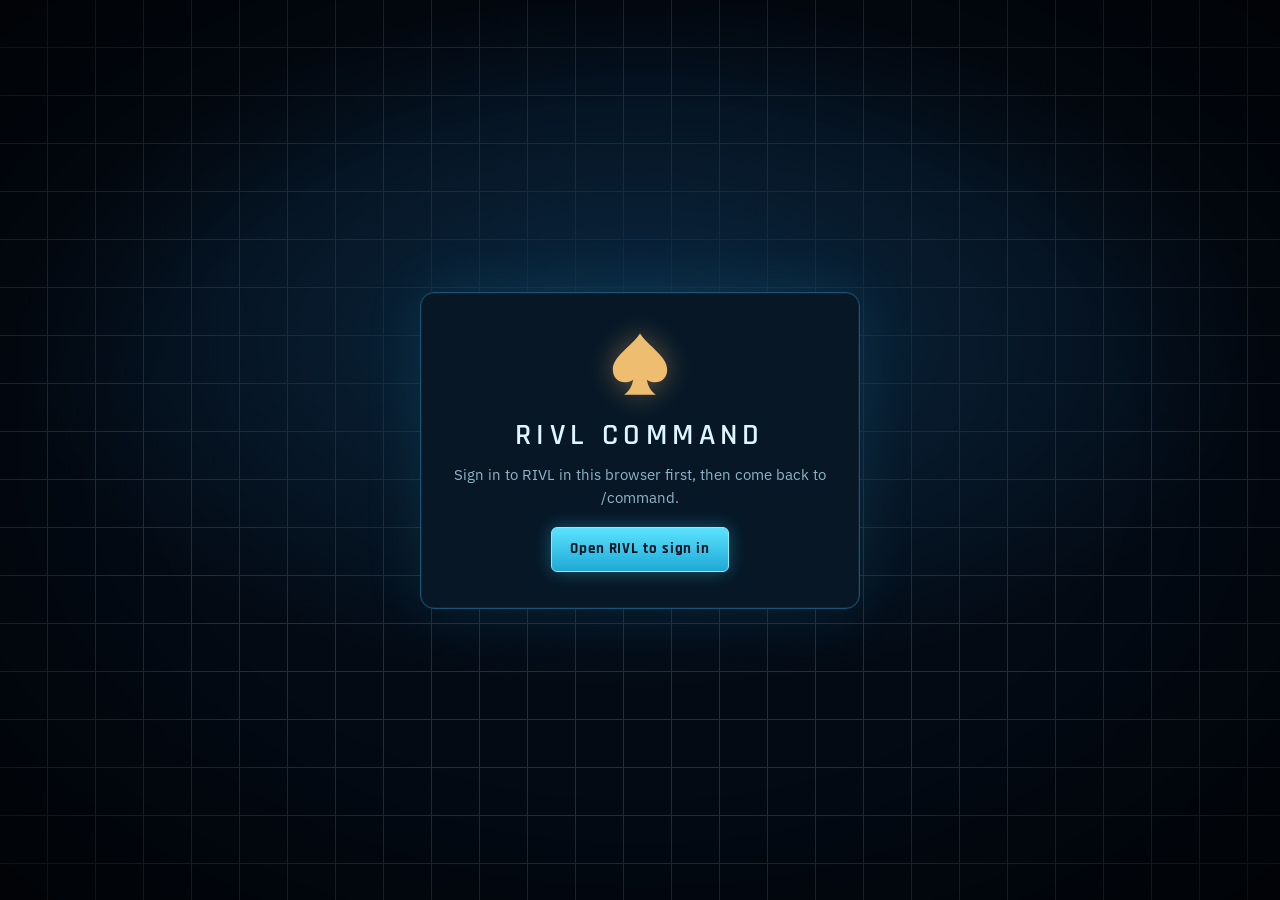
<file: command.html>
<!doctype html>
<html lang="en">
<head>
  <meta charset="utf-8">
  <meta name="viewport" content="width=device-width,initial-scale=1,viewport-fit=cover">
  <meta name="robots" content="noindex,nofollow">
  <meta name="theme-color" content="#030A14">
  <title>RIVL COMMAND</title>
  <link rel="icon" href="favicon.svg" type="image/svg+xml">
  <link rel="preconnect" href="https://fonts.googleapis.com">
  <link rel="preconnect" href="https://fonts.gstatic.com" crossorigin>
  <link rel="stylesheet" href="https://fonts.googleapis.com/css2?family=IBM+Plex+Mono:wght@400;500&family=IBM+Plex+Sans:wght@400;500;600&family=Rajdhani:wght@500;600;700&display=swap">
  <link rel="stylesheet" href="command.css">
</head>
<body>
  <!-- Shown until the server says this browser's RIVL account is on the COMMAND list. -->
  <section id="gate" class="gate" aria-live="polite">
    <div class="gate-card">
      <svg class="gate-spade" viewBox="-70 -70 140 150" aria-hidden="true"><path d="M0,-60C20,-30 60,-10 60,20C60,45 35,55 15,42C18,58 25,68 35,75L-35,75C-25,68 -18,58 -15,42C-35,55 -60,45 -60,20C-60,-10 -20,-30 0,-60Z"/></svg>
      <h1>RIVL COMMAND</h1>
      <p id="gateText">Checking your access…</p>
      <div id="gateId" class="gate-id" hidden>
        <code id="gateIdValue"></code>
        <button type="button" id="gateCopy" class="ghost">Copy id</button>
      </div>
      <a id="gateLink" class="primary" href="/" hidden>Open RIVL to sign in</a>
    </div>
  </section>

  <div id="app" class="app" hidden>
    <nav class="rail" aria-label="COMMAND sections">
      <a class="rail-mark" href="/" title="Back to RIVL" aria-label="Back to RIVL">
        <svg viewBox="-70 -70 140 150" aria-hidden="true"><path d="M0,-60C20,-30 60,-10 60,20C60,45 35,55 15,42C18,58 25,68 35,75L-35,75C-25,68 -18,58 -15,42C-35,55 -60,45 -60,20C-60,-10 -20,-30 0,-60Z"/></svg>
      </a>
      <button type="button" class="rail-btn active" data-view="command"><span class="ico" aria-hidden="true">◎</span><span>Command</span></button>
      <button type="button" class="rail-btn" data-view="notes"><span class="ico" aria-hidden="true">▤</span><span>Notes</span><b class="badge" id="notesBadge" hidden></b></button>
      <button type="button" class="rail-btn" data-view="feed"><span class="ico" aria-hidden="true">≋</span><span>Activity</span><b class="badge" id="feedBadge" hidden></b></button>
      <button type="button" class="rail-btn" data-view="map"><span class="ico" aria-hidden="true">⌖</span><span>Feature map</span></button>
      <div class="rail-team" id="team"></div>
    </nav>

    <div class="stage">
      <header class="topbar">
        <h1 class="wordmark">RIVL <span>COMMAND</span></h1>
        <div class="clock"><time id="clock"></time><small id="date"></small></div>
        <div class="status-pill" id="sitePill"><i></i><span>Connecting</span></div>
      </header>

      <!-- Command: live systems, RIVER, the feed -->
      <main class="view active" id="view-command">
        <section class="panel systems" aria-labelledby="sysTitle">
          <h2 id="sysTitle">Live systems</h2>
          <div class="online">
            <strong id="onlineNow">–</strong>
            <span>on RIVL right now</span>
            <small id="onlineSplit"></small>
          </div>
          <ul class="activity-bars" id="activityBars"></ul>
          <h3>Tables running</h3>
          <dl class="tables" id="tablesNow"></dl>
          <h3>Today’s free-plan budget</h3>
          <div class="gauges" id="gauges"></div>
          <h3>Active players, last 7 days</h3>
          <svg class="spark" id="spark" viewBox="0 0 280 64" preserveAspectRatio="none" role="img" aria-label="Active players over the last 7 days"></svg>
          <dl class="totals" id="totals"></dl>
        </section>

        <section class="panel console" aria-label="RIVER">
          <div class="core-wrap">
            <svg class="core" id="core" viewBox="0 0 400 400" aria-hidden="true">
              <defs>
                <radialGradient id="coreGlow" cx="50%" cy="50%" r="50%">
                  <stop offset="0" stop-color="#3CD7FF" stop-opacity=".28"/>
                  <stop offset=".55" stop-color="#3CD7FF" stop-opacity=".06"/>
                  <stop offset="1" stop-color="#3CD7FF" stop-opacity="0"/>
                </radialGradient>
                <linearGradient id="spadeGold" x1="0" y1="0" x2="0" y2="1">
                  <stop offset="0" stop-color="#FFE2A8"/>
                  <stop offset=".55" stop-color="#EFBD70"/>
                  <stop offset="1" stop-color="#A9732F"/>
                </linearGradient>
              </defs>
              <circle cx="200" cy="200" r="196" fill="url(#coreGlow)"/>
              <g class="ring r-outer"><circle cx="200" cy="200" r="182" class="line dash-long"/></g>
              <g class="ring r-ticks" id="ticks"></g>
              <g class="ring r-arcs">
                <path class="arc" d="M200 58 A142 142 0 0 1 333 152"/>
                <path class="arc" d="M342 222 A142 142 0 0 1 252 332"/>
                <path class="arc" d="M150 334 A142 142 0 0 1 60 230"/>
                <path class="arc" d="M62 160 A142 142 0 0 1 128 76"/>
              </g>
              <g class="ring r-inner"><circle cx="200" cy="200" r="112" class="line dash-short"/></g>
              <circle cx="200" cy="200" r="92" class="line faint"/>
              <g class="spade" transform="translate(200 196) scale(.92)">
                <path d="M0,-60C20,-30 60,-10 60,20C60,45 35,55 15,42C18,58 25,68 35,75L-35,75C-25,68 -18,58 -15,42C-35,55 -60,45 -60,20C-60,-10 -20,-30 0,-60Z"/>
              </g>
            </svg>
            <p class="core-name">RIVER</p>
            <p class="core-state" id="coreState">Standing by</p>
          </div>

          <ol class="transcript" id="transcript" aria-live="polite"></ol>

          <div class="quick" id="quick"></div>

          <form class="ask" id="askForm">
            <label class="sr" for="askInput">Ask RIVER</label>
            <textarea id="askInput" rows="1" maxlength="4000" placeholder="Ask RIVER, or tell it what to remember"></textarea>
            <button type="button" class="mic" id="micBtn" aria-pressed="false" title="Talk to RIVER" hidden>
              <svg viewBox="0 0 24 24" aria-hidden="true"><rect x="9" y="3" width="6" height="12" rx="3"/><path d="M5 11a7 7 0 0 0 14 0M12 18v3"/></svg>
              <span class="sr">Talk to RIVER</span>
            </button>
            <button type="submit" class="send" id="sendBtn">Send</button>
          </form>
          <div class="console-foot">
            <label class="toggle"><input type="checkbox" id="voiceOut"> Read replies aloud</label>
            <button type="button" class="link" id="clearChat">Clear conversation</button>
          </div>
        </section>

        <section class="panel feed-panel" aria-labelledby="feedTitle">
          <div class="panel-head">
            <h2 id="feedTitle">Activity</h2>
            <button type="button" class="link" data-go="feed">All activity</button>
          </div>
          <ol class="feed" id="feedShort"></ol>
          <h3>Open tasks</h3>
          <ol class="mini-tasks" id="openTasks"></ol>
        </section>
      </main>

      <!-- Notes and tasks -->
      <main class="view" id="view-notes">
        <section class="panel composer" aria-labelledby="composeTitle">
          <h2 id="composeTitle">New note</h2>
          <form id="noteForm">
            <div class="seg" role="radiogroup" aria-label="Type">
              <label><input type="radio" name="kind" value="note" checked> Note</label>
              <label><input type="radio" name="kind" value="task"> Task</label>
            </div>
            <label for="noteTitle">Title</label>
            <input id="noteTitle" maxlength="120" autocomplete="off" required>
            <label for="noteBody">Details</label>
            <textarea id="noteBody" rows="6" maxlength="4000"></textarea>
            <label for="noteTag">Area</label>
            <select id="noteTag"></select>
            <label class="toggle"><input type="checkbox" id="notePin"> Pin to the top</label>
            <div class="form-actions">
              <button type="submit" class="primary" id="noteSave">Save note</button>
              <button type="button" class="ghost" id="noteCancel" hidden>Cancel edit</button>
            </div>
            <p class="form-error" id="noteError" role="alert"></p>
          </form>
        </section>
        <section class="panel notes-list" aria-labelledby="notesTitle">
          <div class="panel-head">
            <h2 id="notesTitle">Notes and tasks</h2>
            <div class="filters" id="noteFilters" role="tablist" aria-label="Show"></div>
          </div>
          <ol class="notes" id="notes"></ol>
        </section>
      </main>

      <!-- Activity -->
      <main class="view" id="view-feed">
        <section class="panel wide" aria-labelledby="feedFullTitle">
          <div class="panel-head">
            <h2 id="feedFullTitle">Activity</h2>
            <div class="filters" id="feedFilters" role="tablist" aria-label="Show"></div>
          </div>
          <ol class="feed full" id="feedFull"></ol>
        </section>
      </main>

      <!-- Feature map -->
      <main class="view" id="view-map">
        <section class="panel wide map-card" aria-labelledby="mapTitle">
          <h2 id="mapTitle">Feature map</h2>
          <p>Sean’s 3D map of everything built in RIVL: every feature, the pull requests behind it, and the ideas still waiting. It lives on claude.ai, so it opens in a new tab.</p>
          <div class="form-actions">
            <a class="primary" href="https://claude.ai/artifact/UfEHkEs7DYPHyUkt6RGrcZ" target="_blank" rel="noopener">Open the feature map</a>
            <a class="ghost" href="https://github.com/RIVL-Poker/RIVL/pull/159" target="_blank" rel="noopener">Its pull request</a>
          </div>
        </section>
      </main>
    </div>
  </div>
  <script src="command.js"></script>
</body>
</html>
</file>
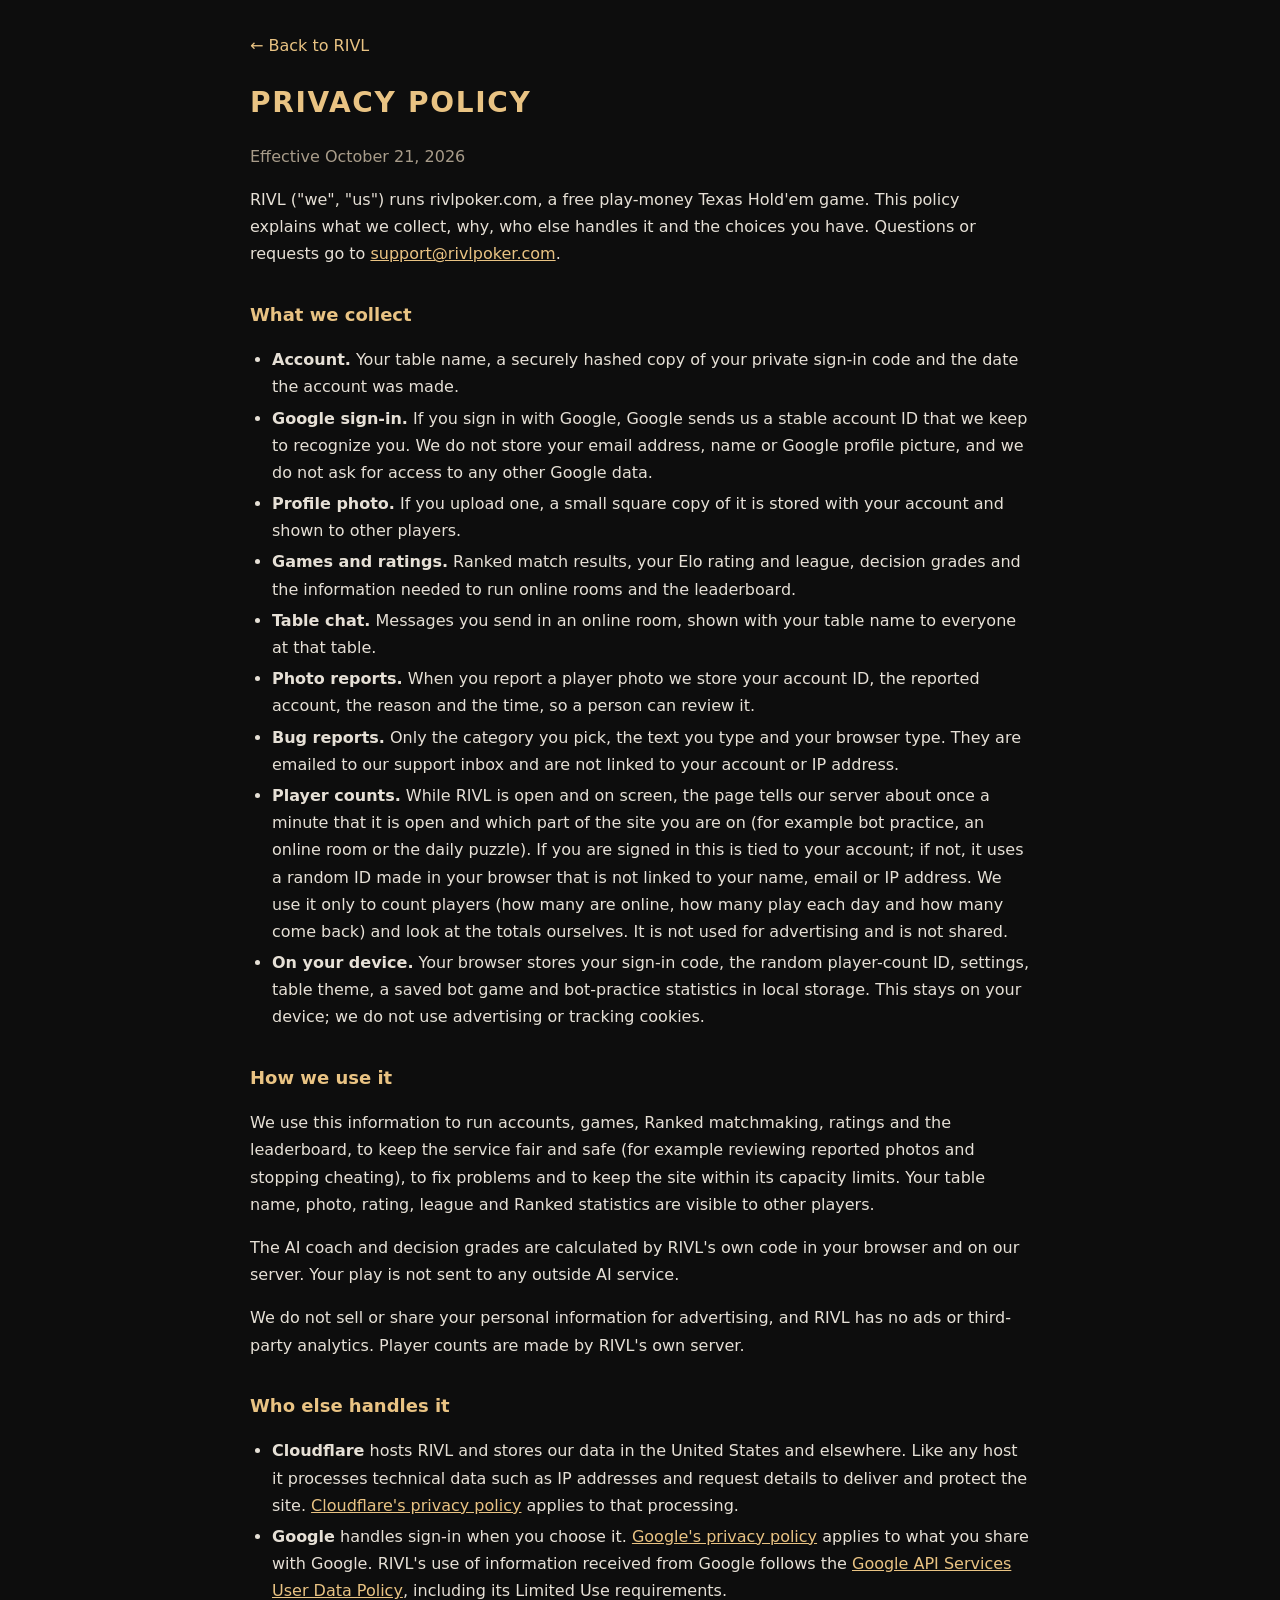
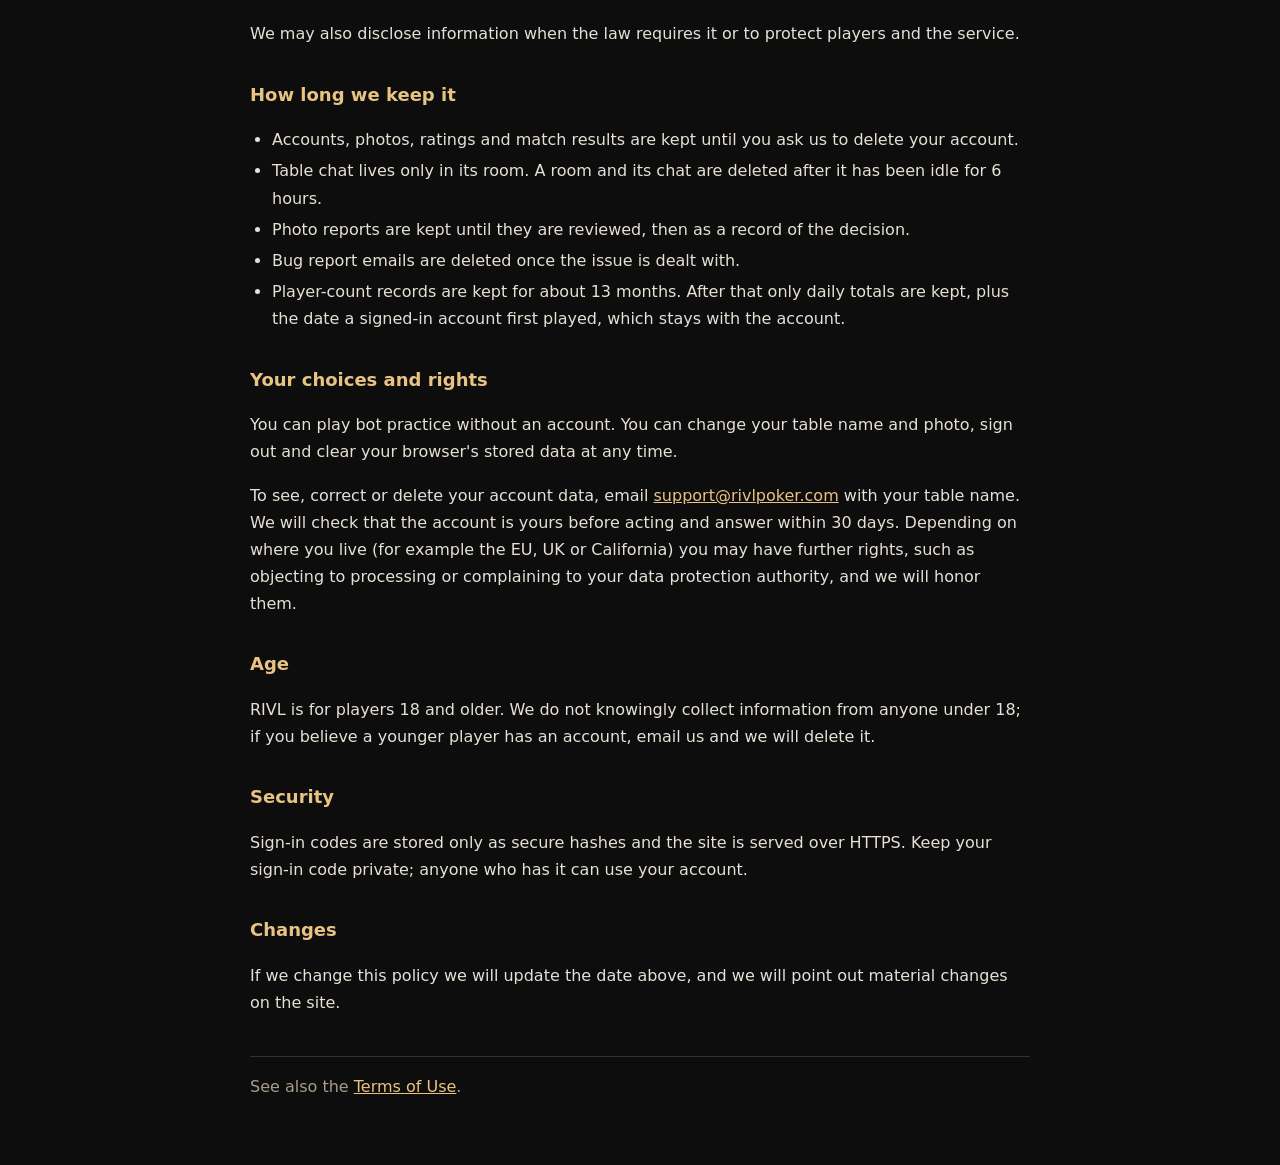
<file: privacy.html>
<!doctype html>
<html lang="en">

<head>
    <meta charset="utf-8">
    <meta name="viewport" content="width=device-width,initial-scale=1">
    <title>Privacy Policy | RIVL</title>
    <meta name="description" content="How RIVL handles player information.">
    <link rel="icon" href="favicon.svg" type="image/svg+xml">
    <link rel="stylesheet" href="legal.css">
</head>

<body>
    <main>
        <a class="back" href="/">← Back to RIVL</a>
        <h1>PRIVACY POLICY</h1>
        <p class="muted">Effective October 21, 2026</p>

        <p>RIVL ("we", "us") runs rivlpoker.com, a free play-money Texas Hold'em game. This policy explains what we collect, why, who else handles it and the choices you have. Questions or requests go to <a href="mailto:support@rivlpoker.com">support@rivlpoker.com</a>.</p>

        <h2>What we collect</h2>
        <ul>
            <li><strong>Account.</strong> Your table name, a securely hashed copy of your private sign-in code and the date the account was made.</li>
            <li><strong>Google sign-in.</strong> If you sign in with Google, Google sends us a stable account ID that we keep to recognize you. We do not store your email address, name or Google profile picture, and we do not ask for access to any other Google data.</li>
            <li><strong>Profile photo.</strong> If you upload one, a small square copy of it is stored with your account and shown to other players.</li>
            <li><strong>Games and ratings.</strong> Ranked match results, your Elo rating and league, decision grades and the information needed to run online rooms and the leaderboard.</li>
            <li><strong>Table chat.</strong> Messages you send in an online room, shown with your table name to everyone at that table.</li>
            <li><strong>Photo reports.</strong> When you report a player photo we store your account ID, the reported account, the reason and the time, so a person can review it.</li>
            <li><strong>Bug reports.</strong> Only the category you pick, the text you type and your browser type. They are emailed to our support inbox and are not linked to your account or IP address.</li>
            <li><strong>Player counts.</strong> While RIVL is open and on screen, the page tells our server about once a minute that it is open and which part of the site you are on (for example bot practice, an online room or the daily puzzle). If you are signed in this is tied to your account; if not, it uses a random ID made in your browser that is not linked to your name, email or IP address. We use it only to count players (how many are online, how many play each day and how many come back) and look at the totals ourselves. It is not used for advertising and is not shared.</li>
            <li><strong>On your device.</strong> Your browser stores your sign-in code, the random player-count ID, settings, table theme, a saved bot game and bot-practice statistics in local storage. This stays on your device; we do not use advertising or tracking cookies.</li>
        </ul>

        <h2>How we use it</h2>
        <p>We use this information to run accounts, games, Ranked matchmaking, ratings and the leaderboard, to keep the service fair and safe (for example reviewing reported photos and stopping cheating), to fix problems and to keep the site within its capacity limits. Your table name, photo, rating, league and Ranked statistics are visible to other players.</p>
        <p>The AI coach and decision grades are calculated by RIVL's own code in your browser and on our server. Your play is not sent to any outside AI service.</p>
        <p>We do not sell or share your personal information for advertising, and RIVL has no ads or third-party analytics. Player counts are made by RIVL's own server.</p>

        <h2>Who else handles it</h2>
        <ul>
            <li><strong>Cloudflare</strong> hosts RIVL and stores our data in the United States and elsewhere. Like any host it processes technical data such as IP addresses and request details to deliver and protect the site. <a href="https://www.cloudflare.com/privacypolicy/">Cloudflare's privacy policy</a> applies to that processing.</li>
            <li><strong>Google</strong> handles sign-in when you choose it. <a href="https://policies.google.com/privacy">Google's privacy policy</a> applies to what you share with Google. RIVL's use of information received from Google follows the <a href="https://developers.google.com/terms/api-services-user-data-policy">Google API Services User Data Policy</a>, including its Limited Use requirements.</li>
        </ul>
        <p>We may also disclose information when the law requires it or to protect players and the service.</p>

        <h2>How long we keep it</h2>
        <ul>
            <li>Accounts, photos, ratings and match results are kept until you ask us to delete your account.</li>
            <li>Table chat lives only in its room. A room and its chat are deleted after it has been idle for 6 hours.</li>
            <li>Photo reports are kept until they are reviewed, then as a record of the decision.</li>
            <li>Bug report emails are deleted once the issue is dealt with.</li>
            <li>Player-count records are kept for about 13 months. After that only daily totals are kept, plus the date a signed-in account first played, which stays with the account.</li>
        </ul>

        <h2>Your choices and rights</h2>
        <p>You can play bot practice without an account. You can change your table name and photo, sign out and clear your browser's stored data at any time.</p>
        <p>To see, correct or delete your account data, email <a href="mailto:support@rivlpoker.com">support@rivlpoker.com</a> with your table name. We will check that the account is yours before acting and answer within 30 days. Depending on where you live (for example the EU, UK or California) you may have further rights, such as objecting to processing or complaining to your data protection authority, and we will honor them.</p>

        <h2>Age</h2>
        <p>RIVL is for players 18 and older. We do not knowingly collect information from anyone under 18; if you believe a younger player has an account, email us and we will delete it.</p>

        <h2>Security</h2>
        <p>Sign-in codes are stored only as secure hashes and the site is served over HTTPS. Keep your sign-in code private; anyone who has it can use your account.</p>

        <h2>Changes</h2>
        <p>If we change this policy we will update the date above, and we will point out material changes on the site.</p>

        <footer class="muted">See also the <a href="terms.html">Terms of Use</a>.</footer>
    </main>
</body>

</html>
</file>
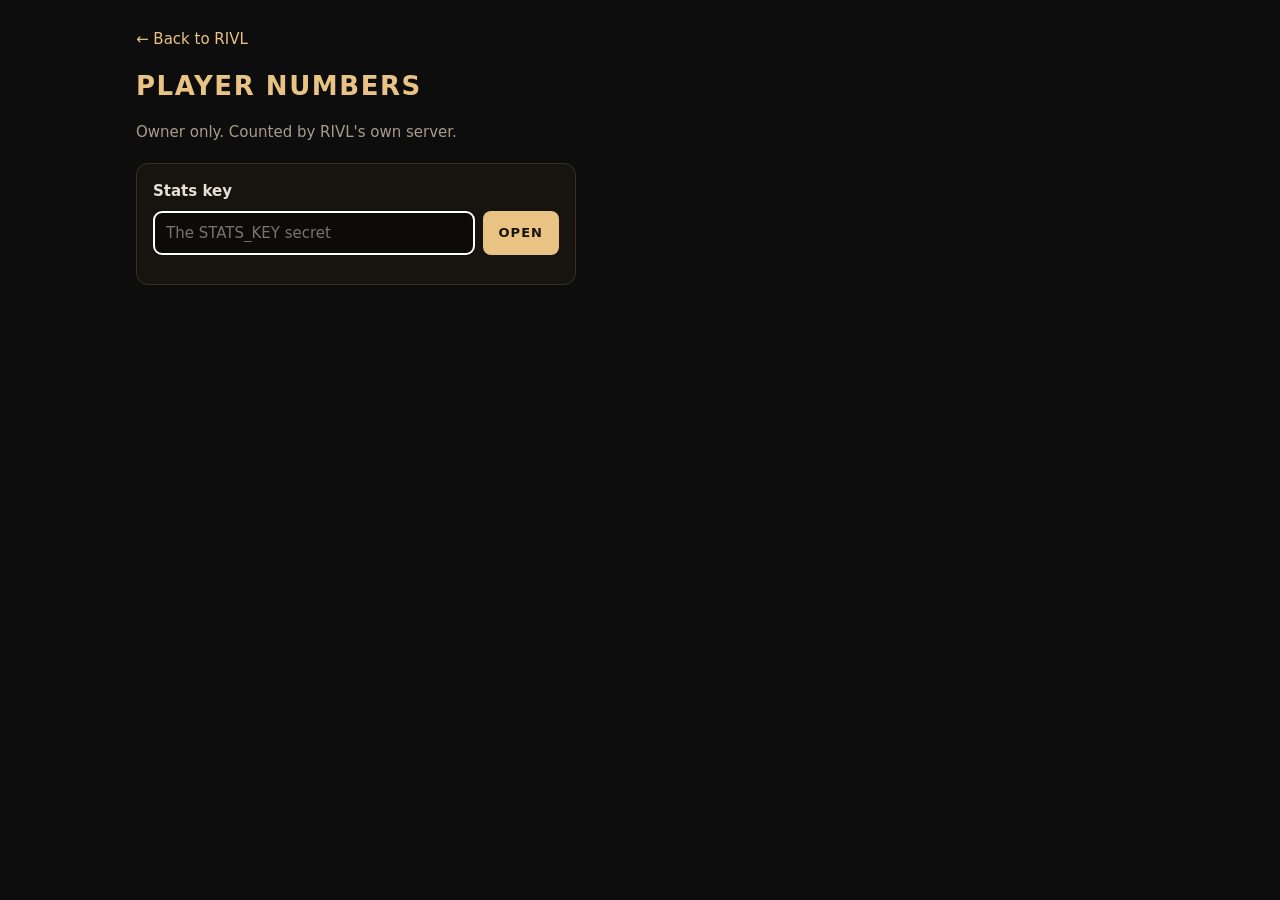
<file: stats.html>
<!doctype html>
<html lang="en">

<head>
    <meta charset="utf-8">
    <meta name="viewport" content="width=device-width,initial-scale=1">
    <meta name="robots" content="noindex,nofollow">
    <title>Player Numbers | RIVL</title>
    <link rel="icon" href="favicon.svg" type="image/svg+xml">
    <link rel="stylesheet" href="stats.css">
</head>

<body>
    <main>
        <a class="back" href="/">← Back to RIVL</a>
        <h1>PLAYER NUMBERS</h1>
        <p class="muted" id="statsUpdated">Owner only. Counted by RIVL's own server.</p>

        <form id="statsLogin" class="card login" hidden>
            <label for="statsKey">Stats key</label>
            <div class="row">
                <input id="statsKey" type="password" autocomplete="current-password" spellcheck="false" placeholder="The STATS_KEY secret">
                <button type="submit">OPEN</button>
            </div>
            <p class="muted small" id="statsError" role="alert"></p>
        </form>

        <div id="statsBody" hidden>
            <h2>Right now</h2>
            <div class="tiles">
                <div class="tile big"><b id="liveOnline">–</b><span>players online</span><small id="liveSplit"></small></div>
                <div class="tile big"><b id="liveSeated">–</b><span>seated at online tables</span><small id="liveTables"></small></div>
            </div>
            <div class="card">
                <h3>What they're doing</h3>
                <div id="liveActivity" class="bars"></div>
                <p class="muted small" id="liveWaiting"></p>
            </div>

            <h2>Active players</h2>
            <div class="tiles" id="totals"></div>

            <h2>Daily active players</h2>
            <div class="card">
                <div id="dauChart" class="chart" role="img"></div>
                <p class="muted small"><span class="key key-online"></span>played an online hand <span class="key key-other"></span>other visits (bot practice, puzzle, browsing)</p>
            </div>

            <h2>Coming back</h2>
            <div class="card">
                <table class="ret">
                    <thead><tr><th></th><th>Day 1</th><th>Day 7</th><th>Day 30</th></tr></thead>
                    <tbody id="retention"></tbody>
                </table>
                <p class="muted small">Of the players who first came in the last 30 days, the share who came back exactly that many days later.</p>
            </div>

            <h2>Last 30 days</h2>
            <div class="card scroll">
                <table class="days">
                    <thead><tr><th>Day</th><th>Active</th><th>Signed in</th><th>Played online</th><th>Bot practice</th><th>Puzzle</th><th>New players</th><th>New accounts</th><th>Hands</th><th>Casual</th><th>Ranked</th><th>Freeroll</th><th>Ranked matches</th><th>Freeroll entrants</th><th>Peak online</th></tr></thead>
                    <tbody id="days"></tbody>
                </table>
            </div>
            <button type="button" id="statsCsv" class="ghost">DOWNLOAD CSV</button>

            <h2>By month</h2>
            <div class="card scroll">
                <table class="days">
                    <thead><tr><th>Month</th><th>Active</th><th>Signed in</th><th>Played online</th><th>New players</th></tr></thead>
                    <tbody id="months"></tbody>
                </table>
            </div>

            <h2>How this is counted</h2>
            <ul class="notes">
                <li><b>Online</b> means the page is open and on screen. It sends a heartbeat every minute; a closed or hidden page drops off at once, one that loses signal after 5 minutes.</li>
                <li>A <b>player</b> is one account, on any number of devices, or one guest browser. Refreshing or opening a second tab is still one player. Crawlers and automated browsers are not counted.</li>
                <li><b>Played online</b> and <b>seated at online tables</b> come from the game server dealing a hand to that seat, so they can't be inflated by the page. Played online counts signed-in players (guests at casual tables are in the seated and hands numbers). Bots are counted apart and never as players.</li>
                <li>Guests are counted from <span id="guestsSince">the day this went live</span>. Before that, the history holds signed-in players only, from their accounts, Ranked games, freerolls and puzzle answers.</li>
                <li>Days are UTC. Per-player daily records are kept about 13 months; daily totals are kept after that.</li>
            </ul>
            <p><button type="button" id="statsForget" class="ghost">FORGET KEY ON THIS DEVICE</button></p>
        </div>
    </main>
    <script src="stats.js"></script>
</body>

</html>
</file>
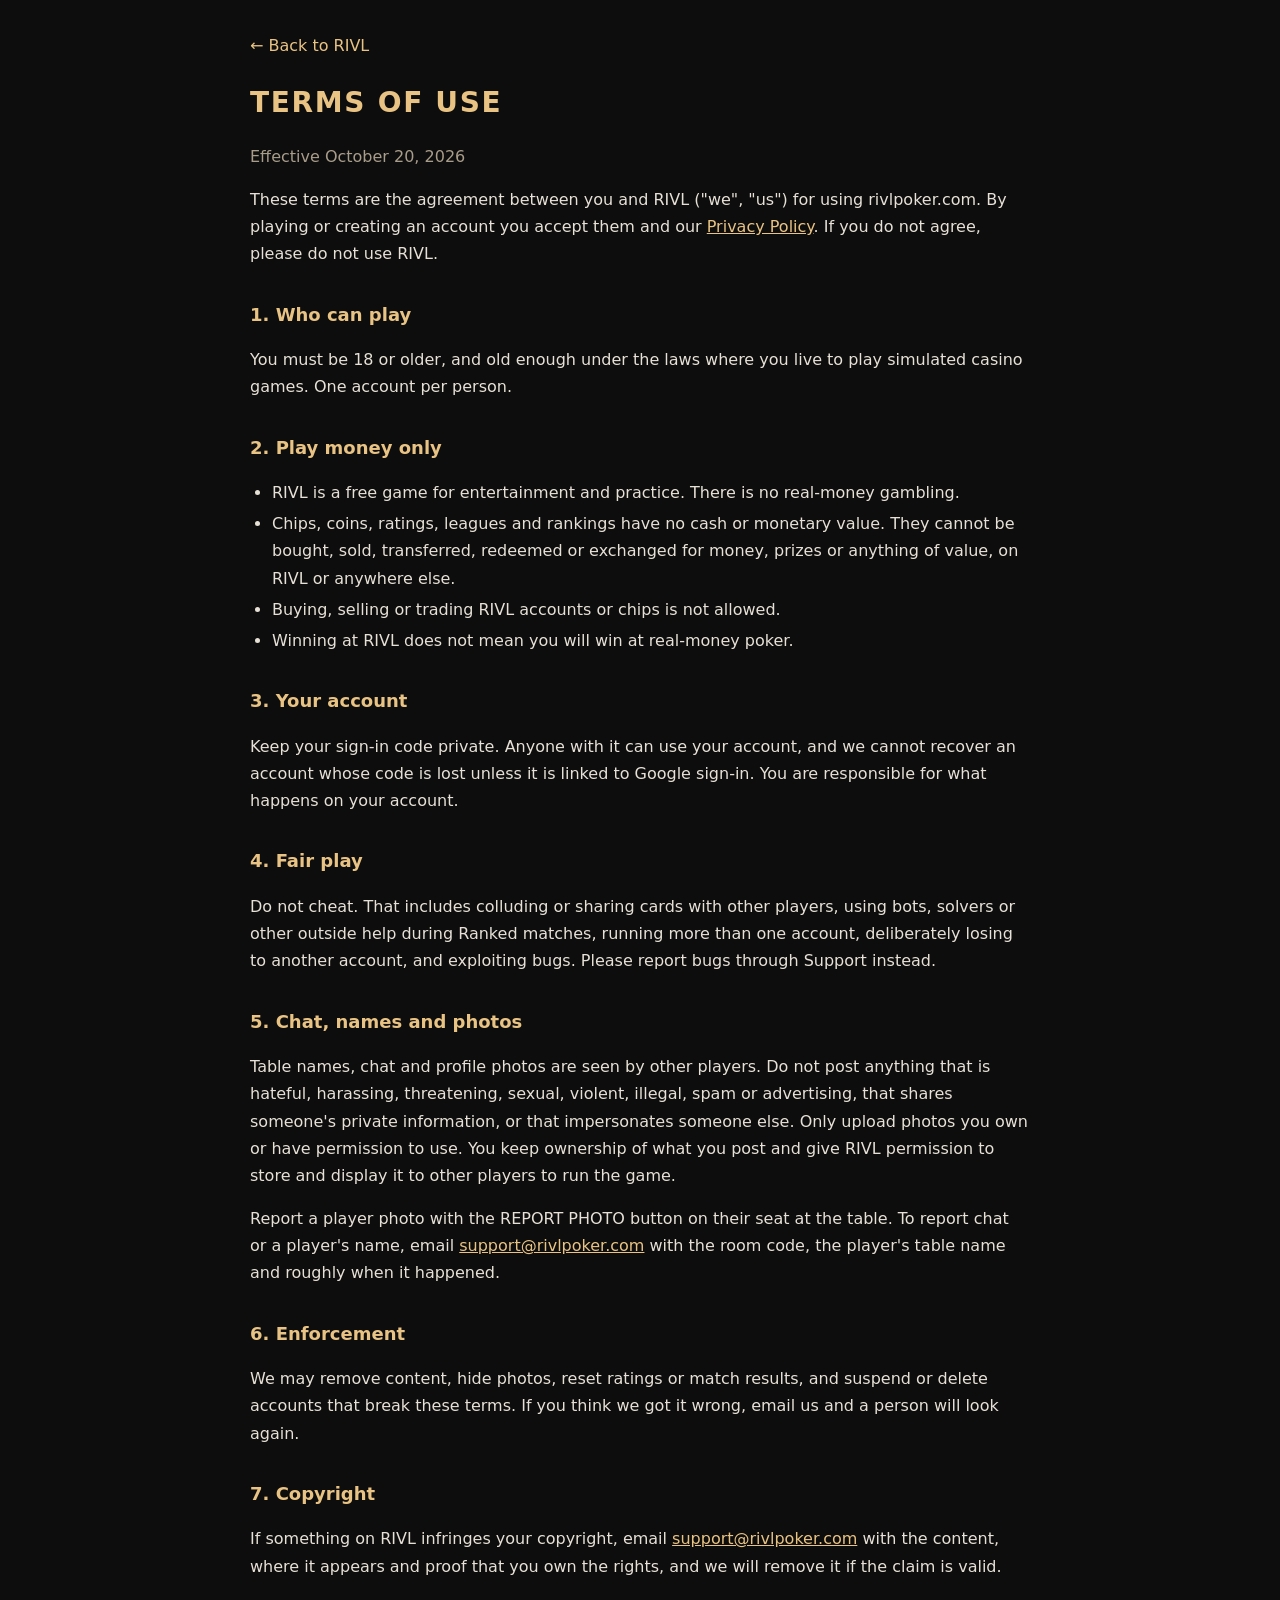
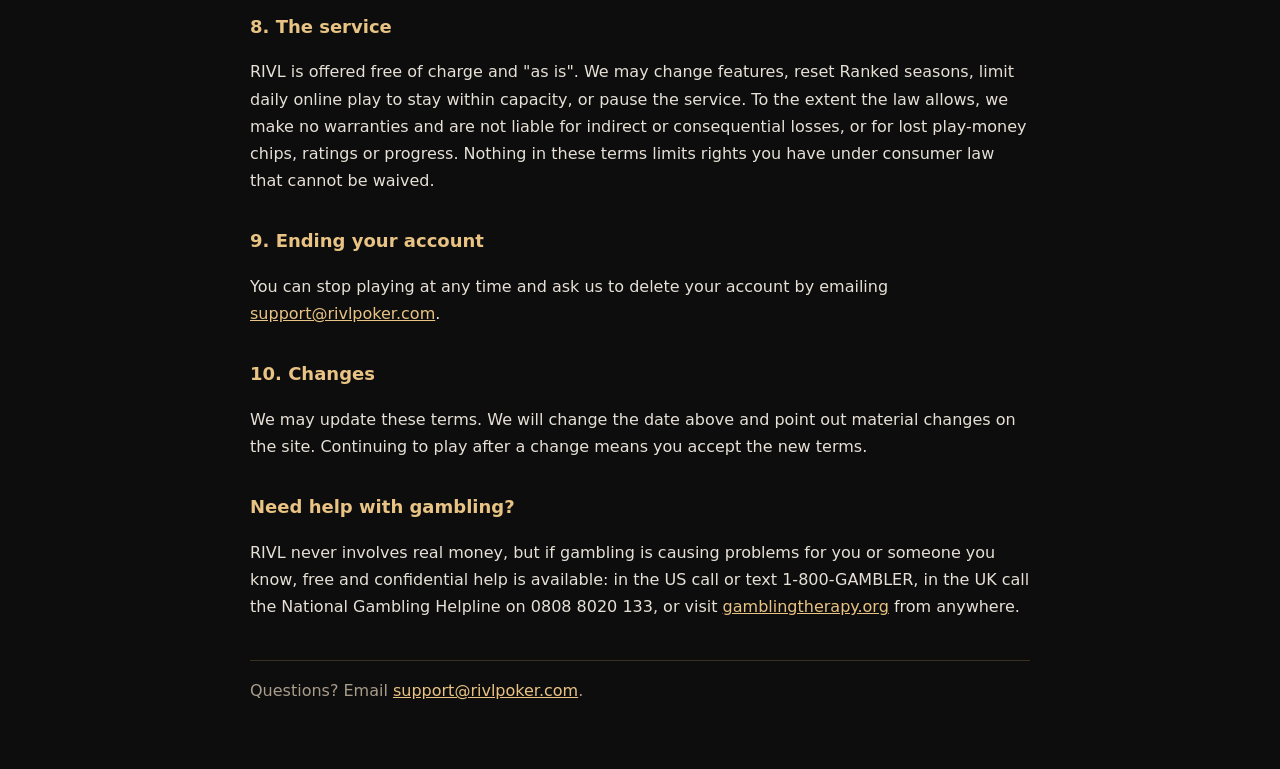
<file: terms.html>
<!doctype html>
<html lang="en">

<head>
    <meta charset="utf-8">
    <meta name="viewport" content="width=device-width,initial-scale=1">
    <title>Terms of Use | RIVL</title>
    <meta name="description" content="The rules for playing RIVL.">
    <link rel="icon" href="favicon.svg" type="image/svg+xml">
    <link rel="stylesheet" href="legal.css">
</head>

<body>
    <main>
        <a class="back" href="/">← Back to RIVL</a>
        <h1>TERMS OF USE</h1>
        <p class="muted">Effective October 20, 2026</p>

        <p>These terms are the agreement between you and RIVL ("we", "us") for using rivlpoker.com. By playing or creating an account you accept them and our <a href="privacy.html">Privacy Policy</a>. If you do not agree, please do not use RIVL.</p>

        <h2>1. Who can play</h2>
        <p>You must be 18 or older, and old enough under the laws where you live to play simulated casino games. One account per person.</p>

        <h2>2. Play money only</h2>
        <ul>
            <li>RIVL is a free game for entertainment and practice. There is no real-money gambling.</li>
            <li>Chips, coins, ratings, leagues and rankings have no cash or monetary value. They cannot be bought, sold, transferred, redeemed or exchanged for money, prizes or anything of value, on RIVL or anywhere else.</li>
            <li>Buying, selling or trading RIVL accounts or chips is not allowed.</li>
            <li>Winning at RIVL does not mean you will win at real-money poker.</li>
        </ul>

        <h2>3. Your account</h2>
        <p>Keep your sign-in code private. Anyone with it can use your account, and we cannot recover an account whose code is lost unless it is linked to Google sign-in. You are responsible for what happens on your account.</p>

        <h2>4. Fair play</h2>
        <p>Do not cheat. That includes colluding or sharing cards with other players, using bots, solvers or other outside help during Ranked matches, running more than one account, deliberately losing to another account, and exploiting bugs. Please report bugs through Support instead.</p>

        <h2>5. Chat, names and photos</h2>
        <p>Table names, chat and profile photos are seen by other players. Do not post anything that is hateful, harassing, threatening, sexual, violent, illegal, spam or advertising, that shares someone's private information, or that impersonates someone else. Only upload photos you own or have permission to use. You keep ownership of what you post and give RIVL permission to store and display it to other players to run the game.</p>
        <p>Report a player photo with the REPORT PHOTO button on their seat at the table. To report chat or a player's name, email <a href="mailto:support@rivlpoker.com">support@rivlpoker.com</a> with the room code, the player's table name and roughly when it happened.</p>

        <h2>6. Enforcement</h2>
        <p>We may remove content, hide photos, reset ratings or match results, and suspend or delete accounts that break these terms. If you think we got it wrong, email us and a person will look again.</p>

        <h2>7. Copyright</h2>
        <p>If something on RIVL infringes your copyright, email <a href="mailto:support@rivlpoker.com">support@rivlpoker.com</a> with the content, where it appears and proof that you own the rights, and we will remove it if the claim is valid.</p>

        <h2>8. The service</h2>
        <p>RIVL is offered free of charge and "as is". We may change features, reset Ranked seasons, limit daily online play to stay within capacity, or pause the service. To the extent the law allows, we make no warranties and are not liable for indirect or consequential losses, or for lost play-money chips, ratings or progress. Nothing in these terms limits rights you have under consumer law that cannot be waived.</p>

        <h2>9. Ending your account</h2>
        <p>You can stop playing at any time and ask us to delete your account by emailing <a href="mailto:support@rivlpoker.com">support@rivlpoker.com</a>.</p>

        <h2>10. Changes</h2>
        <p>We may update these terms. We will change the date above and point out material changes on the site. Continuing to play after a change means you accept the new terms.</p>

        <h2>Need help with gambling?</h2>
        <p>RIVL never involves real money, but if gambling is causing problems for you or someone you know, free and confidential help is available: in the US call or text 1-800-GAMBLER, in the UK call the National Gambling Helpline on 0808 8020 133, or visit <a href="https://www.gamblingtherapy.org">gamblingtherapy.org</a> from anywhere.</p>

        <footer class="muted">Questions? Email <a href="mailto:support@rivlpoker.com">support@rivlpoker.com</a>.</footer>
    </main>
</body>

</html>
</file>
<file: command.css>
/* RIVL COMMAND. A holo console in navy and cyan with RIVL's gold spade at its heart. */
:root{
  --void:#030A14;--deck:#06162499;--deck-solid:#071726;--grid:#12324A;--grid-hi:#1E5375;
  --holo:#3CD7FF;--holo-dim:#1A7FA8;--gold:#EFBD70;--ok:#4BD28E;--warn:#FFB547;--bad:#FF5A6A;
  --ink:#DDF6FF;--ink-dim:#8FB4C8;--ink-faint:#5D8299;
  --display:'Rajdhani','Arial Narrow',sans-serif;--body:'IBM Plex Sans',system-ui,sans-serif;--mono:'IBM Plex Mono',ui-monospace,monospace;
  --me:var(--holo);--them:var(--gold);
  color-scheme:dark;
}
*{box-sizing:border-box}
html,body{height:100%}
body{margin:0;background:var(--void);color:var(--ink);font:15px/1.5 var(--body);
  background-image:radial-gradient(ellipse 70% 55% at 50% 38%,#0B2A44 0%,transparent 70%),
    linear-gradient(var(--grid) 1px,transparent 1px),linear-gradient(90deg,var(--grid) 1px,transparent 1px);
  background-size:auto,48px 48px,48px 48px;background-position:center,-1px -1px,-1px -1px;background-attachment:fixed}
body::after{content:"";position:fixed;inset:0;pointer-events:none;background:radial-gradient(ellipse at center,transparent 55%,#000a 100%)}
[hidden]{display:none!important}
button,input,select,textarea{font:inherit;color:inherit}
button{cursor:pointer}
:focus-visible{outline:2px solid var(--holo);outline-offset:2px}
.sr{position:absolute;width:1px;height:1px;overflow:hidden;clip:rect(0 0 0 0);white-space:nowrap}
h1,h2,h3{font-family:var(--display);font-weight:600;margin:0}
h2{font-size:15px;letter-spacing:.14em;text-transform:uppercase;color:var(--holo)}
h3{font-size:13px;letter-spacing:.08em;color:var(--ink-dim);margin:18px 0 8px;font-weight:600}
a{color:var(--holo)}

/* Buttons */
.primary,.ghost,.send{display:inline-flex;align-items:center;justify-content:center;gap:8px;border-radius:6px;padding:10px 18px;font-family:var(--display);font-weight:700;font-size:15px;letter-spacing:.06em;text-decoration:none}
.primary,.send{background:linear-gradient(180deg,#5BE2FF,#1EA9D6);color:#021320;border:1px solid #8CEBFF;box-shadow:0 0 18px #3CD7FF55}
.primary:hover,.send:hover{filter:brightness(1.1)}
.ghost{background:transparent;color:var(--holo);border:1px solid var(--grid-hi)}
.ghost:hover{border-color:var(--holo)}
.link{background:none;border:0;color:var(--holo);padding:0;font-size:13px}
.link:hover{text-decoration:underline}
.toggle{display:inline-flex;align-items:center;gap:8px;font-size:13px;color:var(--ink-dim);cursor:pointer}
.toggle input{accent-color:var(--holo)}

/* Gate */
.gate{min-height:100vh;display:grid;place-items:center;padding:24px;position:relative;z-index:1}
.gate-card{width:min(440px,100%);text-align:center;padding:36px 28px;border:1px solid var(--grid-hi);border-radius:14px;background:var(--deck-solid);box-shadow:0 0 60px #3CD7FF1a,inset 0 0 0 1px #3CD7FF14}
.gate-spade{width:64px;height:68px;fill:var(--gold);filter:drop-shadow(0 0 14px #EFBD7066)}
.gate h1{font-size:30px;letter-spacing:.18em;margin:10px 0 6px}
.gate p{color:var(--ink-dim);margin:0 0 18px}
.gate-id{display:flex;gap:8px;justify-content:center;align-items:center;margin-bottom:16px;flex-wrap:wrap}
.gate-id code{font-family:var(--mono);font-size:12px;background:#02101C;border:1px solid var(--grid);padding:8px 10px;border-radius:6px;word-break:break-all}

/* Shell */
.app{display:grid;grid-template-columns:96px 1fr;min-height:100vh;position:relative;z-index:1}
.rail{position:sticky;top:0;height:100vh;display:flex;flex-direction:column;align-items:stretch;gap:4px;padding:18px 10px;border-right:1px solid var(--grid);background:#020912cc;backdrop-filter:blur(6px)}
.rail-mark{display:grid;place-items:center;margin-bottom:18px}
.rail-mark svg{width:34px;height:36px;fill:var(--gold);filter:drop-shadow(0 0 8px #EFBD7088)}
.rail-btn{position:relative;display:flex;flex-direction:column;align-items:center;gap:2px;padding:10px 4px;border:1px solid transparent;border-radius:8px;background:none;color:var(--ink-dim);font-size:11.5px;line-height:1.2;text-align:center}
.rail-btn .ico{font-size:20px;color:var(--holo-dim)}
.rail-btn:hover{color:var(--ink);background:#0A2235}
.rail-btn.active{color:var(--ink);border-color:var(--grid-hi);background:#0A2235;box-shadow:inset 3px 0 0 var(--holo)}
.rail-btn.active .ico{color:var(--holo);text-shadow:0 0 10px var(--holo)}
.badge{position:absolute;top:4px;right:10px;min-width:18px;height:18px;border-radius:9px;background:var(--gold);color:#1a1004;font:700 11px/18px var(--body);padding:0 5px}
.rail-team{margin-top:auto;display:grid;gap:10px}
.mate{display:grid;justify-items:center;gap:3px;font-size:11px;color:var(--ink-dim);text-align:center}
.mate b{display:grid;place-items:center;width:34px;height:34px;border-radius:50%;border:2px solid var(--c);color:var(--c);font:700 14px var(--display);background:#02101C;position:relative}
.mate.here b::after{content:"";position:absolute;right:-2px;bottom:-2px;width:10px;height:10px;border-radius:50%;background:var(--ok);border:2px solid var(--void)}

.stage{min-width:0;display:flex;flex-direction:column;padding:0 22px 22px}
.topbar{display:grid;grid-template-columns:1fr auto 1fr;align-items:center;gap:16px;padding:16px 0 18px}
.wordmark{font-size:24px;letter-spacing:.2em;font-weight:700}
.wordmark span{color:var(--holo);text-shadow:0 0 14px #3CD7FF88}
.clock{text-align:center;font-family:var(--mono)}
.clock time{display:block;font-size:22px;color:var(--ink);letter-spacing:.06em}
.clock small{color:var(--ink-faint);font-size:11px}
.status-pill{justify-self:end;display:inline-flex;align-items:center;gap:8px;padding:6px 12px;border-radius:20px;border:1px solid var(--grid-hi);font-size:13px;color:var(--ink-dim);background:#02101Ccc}
.status-pill i{width:9px;height:9px;border-radius:50%;background:var(--ink-faint)}
.status-pill.ok i{background:var(--ok);box-shadow:0 0 8px var(--ok)}
.status-pill.warn{color:var(--warn)}.status-pill.warn i{background:var(--warn);box-shadow:0 0 8px var(--warn)}
.status-pill.bad{color:var(--bad)}.status-pill.bad i{background:var(--bad);box-shadow:0 0 8px var(--bad)}

.view{display:none;min-height:0;flex:1}
.view.active{display:grid}
#view-command{grid-template-columns:minmax(250px,300px) minmax(0,1fr) minmax(260px,330px);gap:16px;align-items:start}
#view-notes{grid-template-columns:minmax(260px,340px) minmax(0,1fr);gap:16px;align-items:start}
#view-feed,#view-map{grid-template-columns:minmax(0,900px);justify-content:center}

/* Panels: corner brackets instead of boxes */
.panel{position:relative;padding:18px;background:var(--deck);border:1px solid #12324Acc;border-radius:4px;backdrop-filter:blur(4px)}
.panel::before,.panel::after{content:"";position:absolute;width:14px;height:14px;border:2px solid var(--holo);opacity:.75;pointer-events:none}
.panel::before{top:-1px;left:-1px;border-right:0;border-bottom:0}
.panel::after{bottom:-1px;right:-1px;border-left:0;border-top:0}
.panel-head{display:flex;align-items:center;justify-content:space-between;gap:12px;flex-wrap:wrap;margin-bottom:12px}

/* Live systems */
.online{display:grid;grid-template-columns:auto 1fr;align-items:end;column-gap:10px;margin:12px 0 10px}
.online strong{font:700 64px/.9 var(--display);color:var(--ink);text-shadow:0 0 22px #3CD7FF55}
.online span{color:var(--ink-dim);font-size:13px;padding-bottom:6px}
.online small{grid-column:1/-1;color:var(--ink-faint);font-size:12px;margin-top:6px}
.activity-bars{list-style:none;margin:0;padding:0;display:grid;gap:6px}
.activity-bars li{display:grid;grid-template-columns:92px 1fr 28px;align-items:center;gap:8px;font-size:12.5px;color:var(--ink-dim)}
.activity-bars .bar{height:6px;background:#0C2638;border-radius:3px;overflow:hidden}
.activity-bars .bar i{display:block;height:100%;background:linear-gradient(90deg,var(--holo-dim),var(--holo));border-radius:3px;transition:width .5s}
.activity-bars b{text-align:right;font:600 14px var(--display);color:var(--ink)}
.tables,.totals{display:grid;grid-template-columns:repeat(3,1fr);gap:8px;margin:0}
.tables div,.totals div{background:#02101C99;border:1px solid var(--grid);border-radius:4px;padding:8px}
.tables dt,.totals dt{font-size:11px;color:var(--ink-faint)}
.tables dd,.totals dd{margin:0;font:700 22px/1.1 var(--display)}
.tables dd small{font:500 11px var(--body);color:var(--ink-faint);display:block}
.totals{margin-top:12px}
.gauges{display:grid;grid-template-columns:repeat(3,1fr);gap:8px}
.gauge{text-align:center;font-size:11px;color:var(--ink-dim)}
.gauge svg{width:100%;max-width:84px;display:block;margin:0 auto}
.gauge .track{fill:none;stroke:#0C2638;stroke-width:7}
.gauge .fill{fill:none;stroke:var(--holo);stroke-width:7;stroke-linecap:round;transition:stroke-dashoffset .6s;filter:drop-shadow(0 0 4px #3CD7FF99)}
.gauge.warn .fill{stroke:var(--warn);filter:drop-shadow(0 0 4px #FFB54799)}
.gauge.bad .fill{stroke:var(--bad);filter:drop-shadow(0 0 4px #FF5A6A99)}
.gauge text{fill:var(--ink);font:700 17px var(--display);text-anchor:middle}
.spark{width:100%;height:64px;display:block}
.spark .area{fill:#3CD7FF1f}.spark .line{fill:none;stroke:var(--holo);stroke-width:2;vector-effect:non-scaling-stroke}
.spark .dot{fill:var(--holo)}

/* Console */
.console{display:flex;flex-direction:column;height:calc(100vh - 110px);min-height:520px;position:sticky;top:16px}
.core-wrap{display:grid;justify-items:center;padding:4px 0 6px}
.core{width:min(300px,32vh);height:auto;overflow:visible}
.core .line{fill:none;stroke:var(--holo);stroke-width:1.5;opacity:.7}
.core .faint{opacity:.25}
.core .dash-long{stroke-dasharray:40 10 4 10}
.core .dash-short{stroke-dasharray:3 7}
.core .arc{fill:none;stroke:var(--holo);stroke-width:5;stroke-linecap:round;opacity:.8;filter:drop-shadow(0 0 6px var(--holo))}
.core .tick{stroke:var(--holo-dim);stroke-width:2}
.core .tick.major{stroke:var(--holo);stroke-width:3}
.core .spade path{fill:url(#spadeGold);stroke:#FFE6B5;stroke-width:1.5;filter:drop-shadow(0 0 10px #EFBD70aa)}
.ring{transform-origin:200px 200px;transform-box:view-box}
.r-outer{animation:spin 60s linear infinite}
.r-arcs{animation:spin 26s linear infinite reverse}
.r-inner{animation:spin 40s linear infinite}
.r-ticks{animation:spin 120s linear infinite reverse}
.core .spade{transform-box:fill-box}
.core-name{margin:6px 0 0;font:700 20px var(--display);letter-spacing:.5em;padding-left:.5em;color:var(--gold)}
.core-state{margin:0;font-size:12.5px;color:var(--ink-faint)}
.console[data-state="listening"] .arc{stroke:var(--ok);filter:drop-shadow(0 0 8px var(--ok))}
.console[data-state="listening"] .core-state{color:var(--ok)}
.console[data-state="thinking"] .r-arcs{animation-duration:2.2s}
.console[data-state="thinking"] .r-outer{animation-duration:9s}
.console[data-state="thinking"] .core-state{color:var(--holo)}
.console[data-state="speaking"] .spade path{animation:pulse 1.1s ease-in-out infinite}
.console[data-state="speaking"] .core-state{color:var(--gold)}
@keyframes spin{to{transform:rotate(360deg)}}
@keyframes pulse{50%{filter:drop-shadow(0 0 26px #EFBD70)}}

.transcript{list-style:none;margin:6px 0 10px;padding:0 4px 0 0;display:flex;flex-direction:column;gap:12px;flex:1;min-height:80px;overflow-y:auto;scrollbar-color:var(--grid-hi) transparent}
.msg{max-width:min(620px,92%)}
.msg .who{font:600 12px var(--display);letter-spacing:.12em;margin-bottom:2px}
.msg p{margin:0;white-space:pre-wrap;overflow-wrap:anywhere}
.msg.river .who{color:var(--gold)}
.msg.river p{color:var(--ink)}
.msg.user{align-self:flex-end;text-align:right}
.msg.user .who{color:var(--me)}
.msg.user p{background:#0B2840;border:1px solid var(--grid-hi);border-radius:10px 10px 2px 10px;padding:8px 12px;text-align:left}
.msg.error p{color:var(--bad)}
.msg.pending p::after{content:"▍";animation:blink 1s steps(2) infinite;color:var(--holo)}
@keyframes blink{50%{opacity:0}}
.quick{display:flex;flex-wrap:wrap;gap:8px;margin-bottom:10px}
.quick button{background:#02101Ccc;border:1px solid var(--grid-hi);color:var(--ink-dim);border-radius:16px;padding:5px 12px;font-size:13px}
.quick button:hover{color:var(--ink);border-color:var(--holo)}
.ask{display:grid;grid-template-columns:1fr auto auto;gap:8px;align-items:end;padding:8px;border:1px solid var(--grid-hi);border-radius:10px;background:#020D18}
.ask:focus-within{border-color:var(--holo);box-shadow:0 0 0 3px #3CD7FF22}
.ask textarea{resize:none;background:transparent;border:0;outline:0;padding:8px;max-height:160px;min-height:40px}
.ask textarea::placeholder{color:var(--ink-faint)}
.mic{width:42px;height:42px;border-radius:50%;border:1px solid var(--grid-hi);background:#071F31;display:grid;place-items:center}
.mic svg{width:20px;height:20px;fill:none;stroke:var(--holo);stroke-width:2;stroke-linecap:round}
.mic:disabled{opacity:.4;cursor:default}
.mic[aria-pressed="true"]{background:var(--ok);border-color:var(--ok);box-shadow:0 0 18px var(--ok)}
.mic[aria-pressed="true"] svg{stroke:#03140c}
.send{height:42px}
.send:disabled{opacity:.5;cursor:default;filter:none}
.console-foot{display:flex;justify-content:space-between;align-items:center;margin-top:8px;gap:12px;flex-wrap:wrap}

/* Feed */
.feed{list-style:none;margin:0;padding:0;display:grid;gap:2px}
.feed li{display:grid;grid-template-columns:22px 1fr;gap:10px;padding:9px 6px;border-radius:4px;position:relative}
.feed li:hover{background:#0A2235aa}
.feed .k{width:22px;height:22px;border-radius:50%;display:grid;place-items:center;font-size:12px;border:1px solid var(--grid-hi);color:var(--holo)}
.feed .k.ok{color:var(--ok);border-color:#4BD28E77}.feed .k.fail{color:var(--bad);border-color:#FF5A6A77}
.feed .k.bug{color:var(--warn);border-color:#FFB54777}.feed .k.river{color:var(--gold);border-color:#EFBD7077}
.feed .t{font-size:13.5px;overflow-wrap:anywhere}
.feed .t a{color:inherit}
.feed .d{font-size:12.5px;color:var(--ink-faint);margin-top:2px;white-space:pre-wrap;overflow-wrap:anywhere}
.feed time{font-family:var(--mono);font-size:11px;color:var(--ink-faint);display:block}
.feed li.new::before,.note.new::before{content:"";position:absolute;left:-4px;top:12px;width:6px;height:6px;border-radius:50%;background:var(--gold);box-shadow:0 0 8px var(--gold)}
.feed-panel .feed li .d{display:-webkit-box;-webkit-line-clamp:2;-webkit-box-orient:vertical;overflow:hidden}
.feed.full li{grid-template-columns:22px 1fr;padding:12px 8px;border-bottom:1px solid #12324A88}
.mini-tasks{list-style:none;margin:0;padding:0;display:grid;gap:6px}
.mini-tasks li{display:flex;gap:8px;align-items:flex-start;font-size:13.5px}
.mini-tasks input{accent-color:var(--holo);margin-top:4px}
.empty{color:var(--ink-faint);font-size:13px;padding:6px 0;list-style:none}

/* Notes */
.composer form{display:grid;gap:6px;margin-top:12px}
.composer label{font-size:12.5px;color:var(--ink-dim);margin-top:6px}
.composer input:not([type]),.composer textarea,.composer select{width:100%;background:#020D18;border:1px solid var(--grid-hi);border-radius:6px;padding:9px 10px}
.composer input:focus,.composer textarea:focus,.composer select:focus{border-color:var(--holo);outline:0;box-shadow:0 0 0 3px #3CD7FF22}
.composer textarea{resize:vertical}
.seg{display:inline-flex;border:1px solid var(--grid-hi);border-radius:6px;overflow:hidden;width:max-content}
.seg label{margin:0;padding:6px 16px;cursor:pointer;color:var(--ink-dim)}
.seg input{position:absolute;opacity:0}
.seg label:has(input:checked){background:#0E3350;color:var(--ink)}
.seg label:has(input:focus-visible){outline:2px solid var(--holo);outline-offset:-2px}
.form-actions{display:flex;gap:10px;flex-wrap:wrap;margin-top:10px}
.form-error{color:var(--bad);font-size:13px;min-height:1.2em;margin:4px 0 0}
.filters{display:flex;gap:4px;flex-wrap:wrap}
.filters button{background:none;border:1px solid transparent;color:var(--ink-dim);padding:4px 10px;border-radius:14px;font-size:13px}
.filters button[aria-selected="true"]{border-color:var(--holo);color:var(--ink);background:#0A2235}
.notes{list-style:none;margin:0;padding:0;display:grid;gap:10px}
.note{position:relative;padding:12px 14px 12px 16px;border:1px solid var(--grid);border-left:3px solid var(--c,var(--holo));border-radius:4px;background:#02101C99}
.note.pinned{background:#07213499}
.note.done .note-title{text-decoration:line-through;color:var(--ink-faint)}
.note-top{display:flex;gap:10px;align-items:flex-start}
.note-top input{accent-color:var(--holo);margin-top:5px;width:16px;height:16px;flex:none}
.note-title{font-weight:600;flex:1;overflow-wrap:anywhere}
.note-body{margin:6px 0 0;white-space:pre-wrap;color:var(--ink-dim);font-size:14px;overflow-wrap:anywhere}
.note-meta{display:flex;gap:10px;flex-wrap:wrap;align-items:center;margin-top:8px;font-size:12px;color:var(--ink-faint)}
.note-meta .by{color:var(--c)}
.tag{border:1px solid var(--grid-hi);border-radius:10px;padding:0 8px;color:var(--ink-dim)}
.pin{color:var(--gold)}
.note-actions{margin-left:auto;display:flex;gap:12px}

.map-card p{max-width:60ch;color:var(--ink-dim)}

/* Tablets: the feed moves under RIVER */
@media (max-width:1180px){
  #view-command{grid-template-columns:minmax(240px,290px) minmax(0,1fr)}
  .feed-panel{grid-column:1/-1}
}
/* Phones: the rail becomes a bottom bar and everything stacks */
@media (max-width:760px){
  .app{grid-template-columns:1fr;padding-bottom:calc(64px + env(safe-area-inset-bottom,0px))}
  .rail{position:fixed;top:auto;bottom:0;left:0;right:0;height:auto;flex-direction:row;justify-content:space-around;padding:6px 6px calc(6px + env(safe-area-inset-bottom,0px));border-right:0;border-top:1px solid var(--grid);z-index:5}
  .rail-mark,.rail-team{display:none}
  .rail-btn{flex:1;font-size:10.5px;padding:6px 2px}
  .rail-btn.active{box-shadow:inset 0 2px 0 var(--holo)}
  .stage{padding:0 12px 16px}
  .topbar{grid-template-columns:1fr auto;padding-top:calc(12px + env(safe-area-inset-top,0px))}
  .clock{display:none}
  .wordmark{font-size:19px}
  #view-command,#view-notes{grid-template-columns:1fr}
  .console{order:-1;min-height:0;height:auto;position:static}
  .core{width:min(210px,58vw)}
  .transcript{max-height:55vh}
}
@media (prefers-reduced-motion:reduce){
  .ring,.spade path,.msg.pending p::after{animation:none!important}
  .activity-bars .bar i,.gauge .fill{transition:none}
}
</file>
<file: legal.css>
/* Shared look for the standalone Privacy Policy and Terms of Use pages. */
:root{color-scheme:dark}
body{margin:0;background:#0d0d0d;color:#e6e0d6;font:16px/1.7 system-ui,-apple-system,"Segoe UI",Roboto,sans-serif}
main{max-width:780px;margin:0 auto;padding:32px 16px 64px}
a{color:#e9c383}
h1{color:#e9c383;letter-spacing:.06em;font-size:28px;margin:12px 0 4px}
h2{color:#e9c383;font-size:18px;margin:32px 0 8px}
.muted{color:#a89c8a}
.back{display:inline-block;margin-bottom:8px;text-decoration:none}
ul{padding-left:22px}
li{margin:4px 0}
footer{margin-top:40px;padding-top:16px;border-top:1px solid #3a2f20}
</file>
<file: stats.css>
/* The owner's player numbers page (stats.html). Same colors as the Privacy and Terms pages. */
:root{color-scheme:dark;--bg:#0d0d0d;--card:#17140f;--line:#3a2f20;--text:#e6e0d6;--muted:#a89c8a;--gold:#e9c383;--green:#5fbf8a;--dim:#5a4e3c}
*{box-sizing:border-box}
body{margin:0;background:var(--bg);color:var(--text);font:15px/1.5 system-ui,-apple-system,"Segoe UI",Roboto,sans-serif}
main{max-width:1040px;margin:0 auto;padding:28px 16px 64px}
a{color:var(--gold)}
.back{display:inline-block;margin-bottom:8px;text-decoration:none}
h1{color:var(--gold);letter-spacing:.06em;font-size:26px;margin:8px 0 2px}
h2{color:var(--gold);font-size:13px;letter-spacing:.12em;text-transform:uppercase;margin:28px 0 10px}
h3{font-size:14px;margin:0 0 10px;color:var(--text)}
.muted{color:var(--muted)}.small{font-size:13px}
.card{background:var(--card);border:1px solid var(--line);border-radius:12px;padding:16px}
.login{max-width:440px;margin-top:20px}
.login label{display:block;font-weight:600;margin-bottom:8px}
.row{display:flex;gap:8px}
input{flex:1;min-width:0;background:#0d0b08;border:1px solid var(--line);border-radius:8px;color:var(--text);font:inherit;padding:10px 12px}
button{background:var(--gold);color:#1a1307;border:0;border-radius:8px;font:700 13px/1 system-ui,sans-serif;letter-spacing:.08em;padding:11px 16px;cursor:pointer}
button.ghost{background:none;color:var(--gold);border:1px solid var(--line);margin-top:12px}
.tiles{display:grid;grid-template-columns:repeat(auto-fit,minmax(150px,1fr));gap:10px}
.tile{background:var(--card);border:1px solid var(--line);border-radius:12px;padding:14px 16px;display:flex;flex-direction:column;gap:2px}
.tile b{font-size:28px;line-height:1.1;color:var(--text);font-variant-numeric:tabular-nums}
.tile.big b{font-size:42px;color:var(--gold)}
.tile span{color:var(--muted);font-size:13px}
.tile small{color:var(--muted);font-size:12px}
.tiles+.card{margin-top:10px}
.bars{display:grid;gap:8px}
.bar{display:grid;grid-template-columns:110px 1fr 40px;align-items:center;gap:10px;font-size:14px}
.bar i{display:block;height:10px;border-radius:5px;background:var(--gold);min-width:2px}
.bar em{font-style:normal;text-align:right;font-variant-numeric:tabular-nums}
.chart{display:flex;align-items:flex-end;gap:3px;height:160px;padding-top:18px}
.chart .col{flex:1;display:flex;flex-direction:column-reverse;height:100%;position:relative;min-width:0}
.chart .col i{display:block;width:100%}
.chart .on{background:var(--green);border-radius:0 0 2px 2px}
.chart .other{background:var(--dim);border-radius:2px 2px 0 0}
.chart .col:hover .other,.chart .col:hover .on{filter:brightness(1.25)}
.chart .n{position:absolute;left:50%;transform:translateX(-50%);font-size:10px;color:var(--muted);white-space:nowrap}
.chart-days{display:flex;justify-content:space-between;color:var(--muted);font-size:11px;margin-top:6px}
.key{display:inline-block;width:10px;height:10px;border-radius:2px;margin:0 4px 0 0;vertical-align:-1px}
.key-online{background:var(--green)}.key-other{background:var(--dim);margin-left:12px}
table{border-collapse:collapse;width:100%;font-variant-numeric:tabular-nums}
th,td{padding:7px 10px;text-align:right;white-space:nowrap;border-bottom:1px solid var(--line)}
th{color:var(--muted);font-weight:600;font-size:12px}
th:first-child,td:first-child{text-align:left}
tbody tr:last-child td{border-bottom:0}
.scroll{overflow-x:auto;padding:4px 0}
.days td:first-child,.days th:first-child{position:sticky;left:0;background:var(--card)}
.days td.zero{color:var(--dim)}
.ret td b{font-size:18px;color:var(--gold)}
.ret td small{display:block;color:var(--muted);font-size:11px}
.notes{padding-left:20px;color:var(--muted)}.notes li{margin:6px 0}.notes b{color:var(--text)}
@media (max-width:560px){
  .ret th,.ret td{padding:6px 4px}
  .tile.big b{font-size:34px}
  .bar{grid-template-columns:90px 1fr 34px}
  .chart .n{display:none}
  th,td{padding:6px 8px}
}
.ret th,.ret td{white-space:normal}
.ret td small{white-space:normal}
</file>
